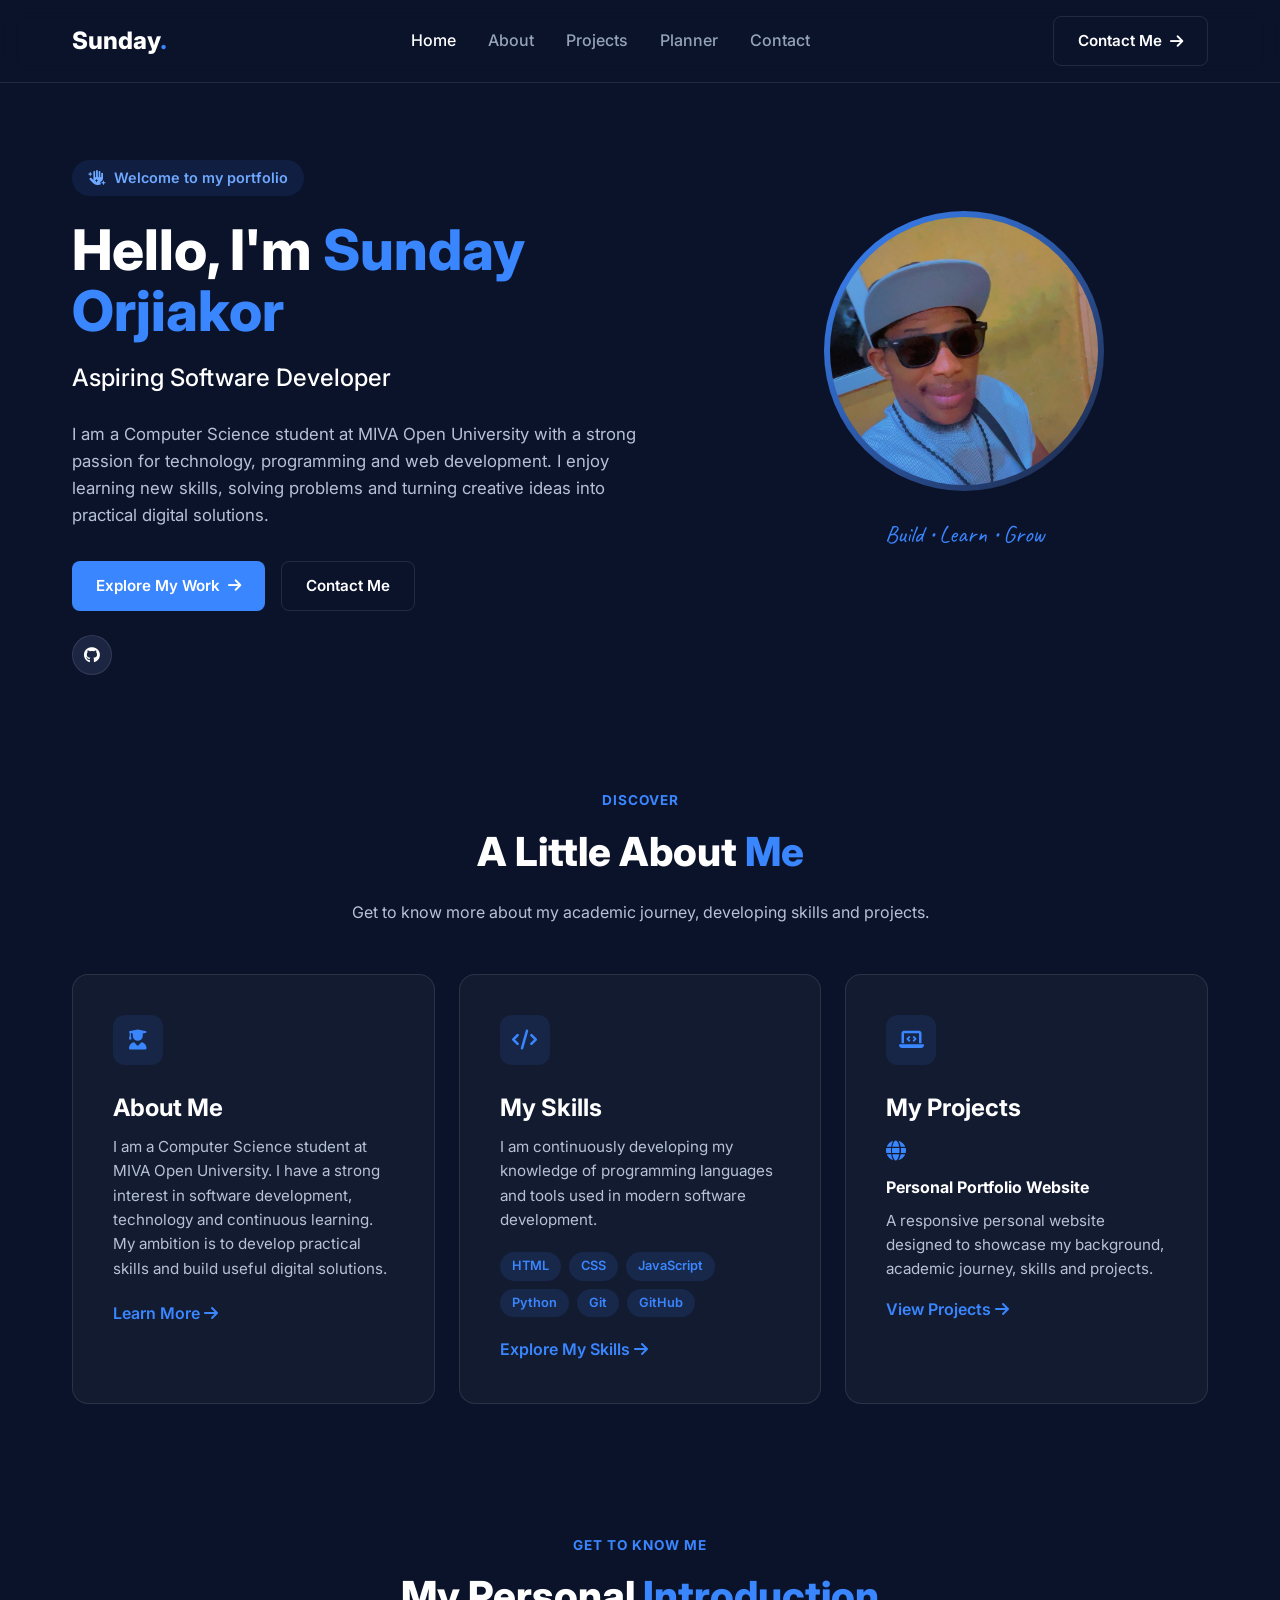
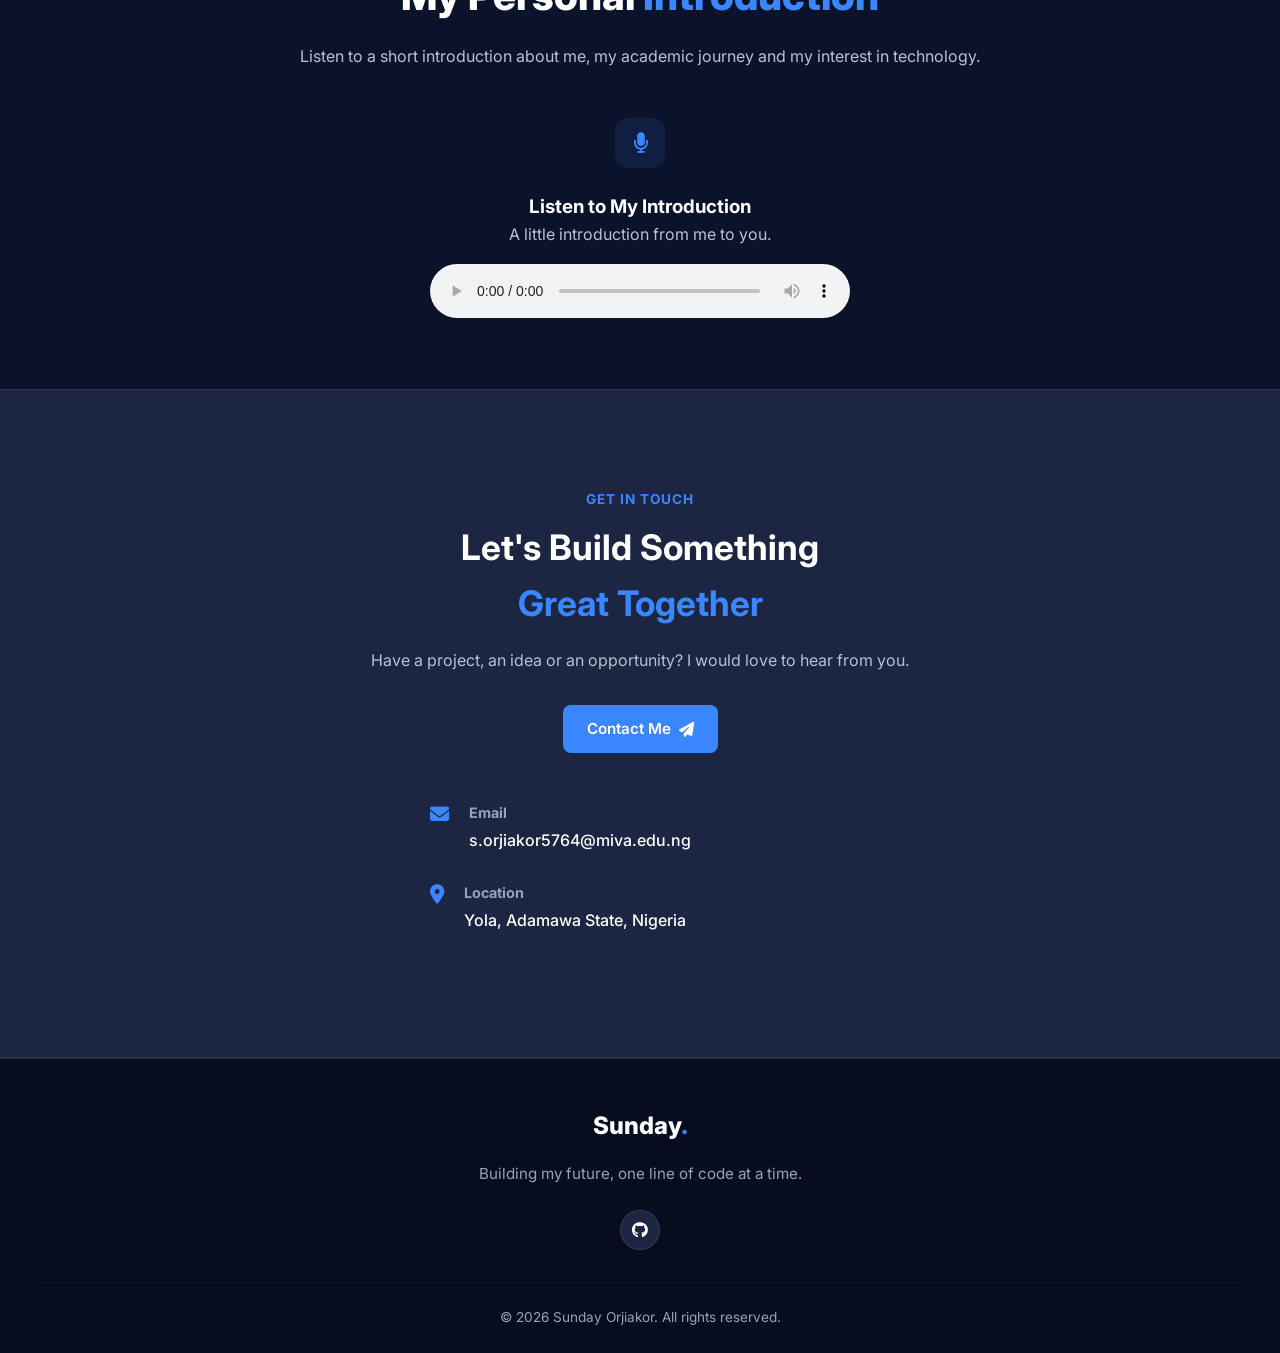
<file: index.html>
<!DOCTYPE html>
<html lang="en">

<head>
    <meta charset="UTF-8">
    <meta name="viewport" content="width=device-width, initial-scale=1.0">
    <meta name="description" content="Explore the personal portfolio of Sunday Orjiakor, a Computer Science student passionate about technology, programming and web development.">
    <meta name="author" content="Sunday Orjiakor">
    <title>Sunday Orjiakor | Personal Portfolio</title>

    <link rel="preconnect" href="https://fonts.googleapis.com">
    <link rel="preconnect" href="https://fonts.gstatic.com" crossorigin>
    <link href="https://fonts.googleapis.com/css2?family=Caveat:wght@400;500;600;700&family=Inter:wght@400;500;600;700;800&display=swap" rel="stylesheet">
    <link rel="stylesheet" href="https://cdnjs.cloudflare.com/ajax/libs/font-awesome/6.5.0/css/all.min.css">
    <link rel="stylesheet" href="style.css">
</head>

<body>

    <!-- NAVIGATION BAR -->
    <header class="navbar">
        <div class="nav-container">
            <a href="index.html" class="brand">Sunday<span>.</span></a>

            <nav class="nav-links" aria-label="Main navigation">
                <a href="index.html" class="active" aria-current="page">Home</a>
                <a href="about.html">About</a>
                <a href="projects.html">Projects</a>
                <a href="planner.html">Planner</a>
                <a href="contact.html">Contact</a>
            </nav>

            <a href="contact.html" class="btn btn-outline">
                Contact Me
                <i class="fas fa-arrow-right"></i>
            </a>
        </div>
    </header>

    <!-- HERO SECTION -->
    <section class="hero">
        <div class="hero-container">

            <div class="hero-content">
                <span class="welcome-tag">
                    <i class="fas fa-hand-sparkles"></i>
                    Welcome to my portfolio
                </span>

                <h1>Hello, I'm <span>Sunday Orjiakor</span></h1>

                <h2>Aspiring Software Developer</h2>

                <p class="hero-description">
                    I am a Computer Science student at MIVA Open
                    University with a strong passion for technology,
                    programming and web development.
                    I enjoy learning new skills, solving problems
                    and turning creative ideas into practical
                    digital solutions.
                </p>

                <div class="hero-buttons">
                    <a href="projects.html" class="btn btn-primary">
                        Explore My Work
                        <i class="fas fa-arrow-right"></i>
                    </a>
                    <a href="contact.html" class="btn btn-outline">Contact Me</a>
                </div>

                <div class="social-links">
                    <a href="https://github.com/ksunesky" target="_blank" rel="noopener noreferrer" aria-label="Visit my GitHub profile">
                        <i class="fab fa-github"></i>
                    </a>
                </div>
            </div>

            <div class="hero-visual">
                <div class="avatar-ring">
                    <img src="image/sunday.jpeg" alt="Portrait of Sunday Orjiakor">
                </div>
                <div class="hero-note">Build • Learn • Grow</div>
            </div>

        </div>
    </section>

    <!-- MAIN CONTENT SECTION -->
    <main class="main-section">

        <div class="section-heading">
            <span class="section-label">Discover</span>
            <h2>A Little About <span>Me</span></h2>
            <p>Get to know more about my academic journey, developing skills and projects.</p>
        </div>

        <div class="cards-grid">

            <article class="info-card">
                <div class="card-icon"><i class="fas fa-user-graduate"></i></div>
                <h3>About Me</h3>
                <p>
                    I am a Computer Science student at MIVA Open University.
                    I have a strong interest in software development,
                    technology and continuous learning.
                    My ambition is to develop practical skills and
                    build useful digital solutions.
                </p>
                <a href="about.html" class="card-link">
                    Learn More <i class="fas fa-arrow-right"></i>
                </a>
            </article>

            <article class="info-card">
                <div class="card-icon"><i class="fas fa-code"></i></div>
                <h3>My Skills</h3>
                <p>
                    I am continuously developing my knowledge of
                    programming languages and tools used in modern
                    software development.
                </p>
                <div class="skills-grid">
                    <span>HTML</span>
                    <span>CSS</span>
                    <span>JavaScript</span>
                    <span>Python</span>
                    <span>Git</span>
                    <span>GitHub</span>
                </div>
                <a href="about.html" class="card-link">
                    Explore My Skills <i class="fas fa-arrow-right"></i>
                </a>
            </article>

            <article class="info-card">
                <div class="card-icon"><i class="fas fa-laptop-code"></i></div>
                <h3>My Projects</h3>
                <div class="project-slide">
                    <div class="project-icon"><i class="fas fa-globe"></i></div>
                    <h4>Personal Portfolio Website</h4>
                    <p>
                        A responsive personal website designed
                        to showcase my background, academic
                        journey, skills and projects.
                    </p>
                    <a href="projects.html" class="card-link">
                        View Projects <i class="fas fa-arrow-right"></i>
                    </a>
                </div>
            </article>

        </div>
    </main>

    <!-- AUDIO INTRODUCTION SECTION -->
    <section class="main-section multimedia-section">

        <div class="section-heading">
            <span class="section-label">Get to Know Me</span>
            <h2>My Personal <span>Introduction</span></h2>
            <p>Listen to a short introduction about me, my academic journey and my interest in technology.</p>
        </div>

        <div class="multimedia-content">
            <div class="card-icon"><i class="fas fa-microphone"></i></div>
            <h3>Listen to My Introduction</h3>
            <p>A little introduction from me to you.</p>

            <audio controls preload="metadata">
                <source src="Media/Introduction.mp3" type="audio/mpeg">
                Your browser does not support audio playback.
            </audio>
        </div>

    </section>

    <!-- CONTACT BANNER -->
    <section class="contact-banner">

        <div class="contact-content">
            <span class="section-label">Get in Touch</span>
            <h2>Let's Build Something <span>Great Together</span></h2>
            <p>Have a project, an idea or an opportunity? I would love to hear from you.</p>
            <a href="contact.html" class="btn btn-primary">
                Contact Me
                <i class="fas fa-paper-plane"></i>
            </a>
        </div>

        <div class="contact-details">
            <div class="contact-item">
                <i class="fas fa-envelope"></i>
                <div>
                    <h4>Email</h4>
                    <a href="mailto:s.orjiakor5764@miva.edu.ng">s.orjiakor5764@miva.edu.ng</a>
                </div>
            </div>

            <div class="contact-item">
                <i class="fas fa-map-marker-alt"></i>
                <div>
                    <h4>Location</h4>
                    <p>Yola, Adamawa State, Nigeria</p>
                </div>
            </div>
        </div>

    </section>

    <!-- FOOTER -->
    <footer class="footer">
        <div class="footer-content">
            <a href="index.html" class="brand">Sunday<span>.</span></a>
            <p>Building my future, one line of code at a time.</p>
            <div class="footer-socials">
                <a href="https://github.com/ksunesky" target="_blank" rel="noopener noreferrer" aria-label="Visit my GitHub profile">
                    <i class="fab fa-github"></i>
                </a>
            </div>
        </div>

        <div class="footer-bottom">
            <p>&copy; 2026 Sunday Orjiakor. All rights reserved.</p>
        </div>
    </footer>

    <script src="script.js"></script>

</body>
</html>
</file>
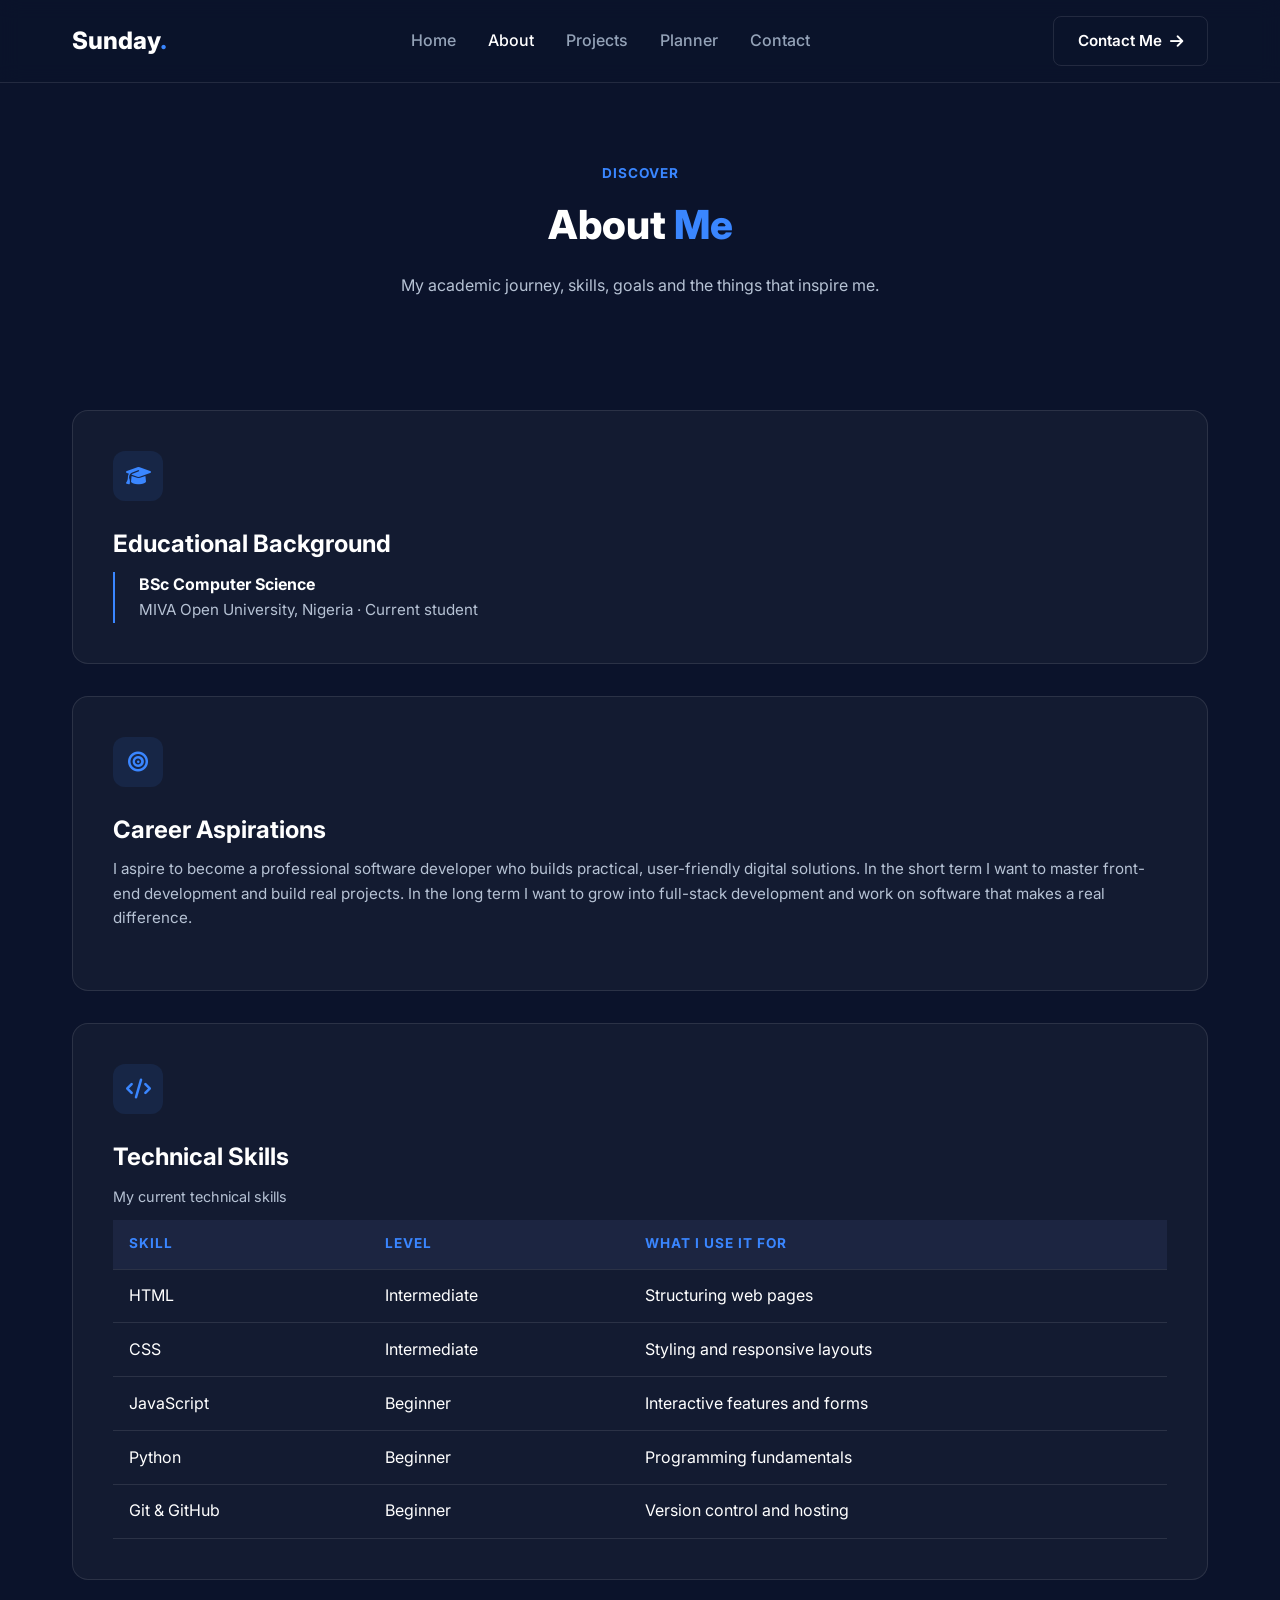
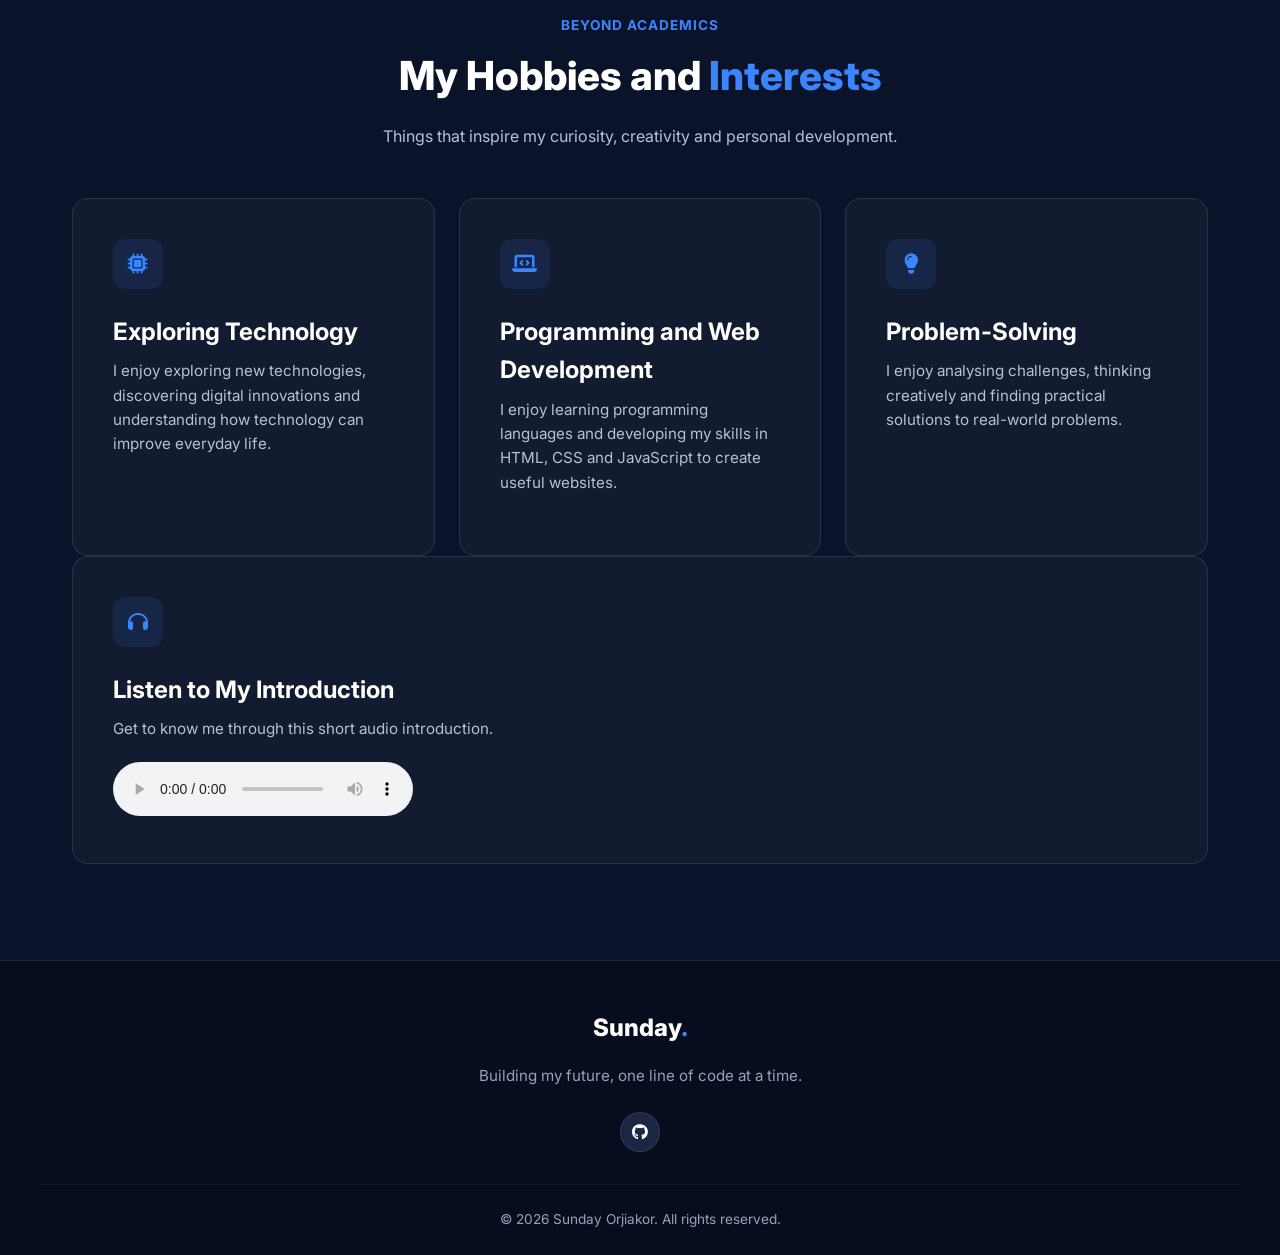
<file: about.html>
<!DOCTYPE html>
<html lang="en">
<head>
  <meta charset="UTF-8">
  <meta name="viewport" content="width=device-width, initial-scale=1.0">
  <meta name="description" content="Learn about Sunday Orjiakor: education, career aspirations, technical skills, hobbies and interests.">
  <title>About Me | Sunday Orjiakor</title>

  <link rel="preconnect" href="https://fonts.googleapis.com">
  <link rel="preconnect" href="https://fonts.gstatic.com" crossorigin>
  <link href="https://fonts.googleapis.com/css2?family=Caveat:wght@400;500;600;700&family=Inter:wght@400;500;600;700;800&display=swap" rel="stylesheet">
  <link rel="stylesheet" href="https://cdnjs.cloudflare.com/ajax/libs/font-awesome/6.5.0/css/all.min.css">
  <link rel="stylesheet" href="style.css">
</head>
<body>

  <!-- NAVIGATION BAR -->
  <header class="navbar">
    <div class="nav-container">
      <a href="index.html" class="brand">Sunday<span>.</span></a>
      <nav class="nav-links">
        <a href="index.html">Home</a>
        <a href="about.html" class="active">About</a>
        <a href="projects.html">Projects</a>
        <a href="planner.html">Planner</a>
        <a href="contact.html">Contact</a>
      </nav>
      <a href="contact.html" class="btn btn-outline">
        Contact Me <i class="fas fa-arrow-right"></i>
      </a>
    </div>
  </header>

  <!-- INTRO HEADING -->
  <section class="hero about-hero">
    <div class="section-heading">
      <span class="section-label">Discover</span>
      <h1>About <span>Me</span></h1>
      <p>My academic journey, skills, goals and the things that inspire me.</p>
    </div>
  </section>

  <main class="main-section">

    <!-- EDUCATIONAL BACKGROUND -->
    <section class="info-card about-card">
      <div class="card-icon"><i class="fas fa-graduation-cap"></i></div>
      <h3>Educational Background</h3>
      <ul class="timeline">
        <li>
          <strong>BSc Computer Science</strong>
          <span>MIVA Open University, Nigeria &middot; Current student</span>
        </li>
      </ul>
    </section>

    <!-- CAREER ASPIRATIONS -->
    <section class="info-card about-card">
      <div class="card-icon"><i class="fas fa-bullseye"></i></div>
      <h3>Career Aspirations</h3>
      <p>
        I aspire to become a professional software developer who builds
        practical, user-friendly digital solutions. In the short term I want
        to master front-end development and build real projects. In the long
        term I want to grow into full-stack development and work on software
        that makes a real difference.
      </p>
    </section>

    <!-- TECHNICAL SKILLS (TABLE) -->
    <section class="info-card about-card">
      <div class="card-icon"><i class="fas fa-code"></i></div>
      <h3>Technical Skills</h3>
      <div class="table-wrap">
        <table class="skills-table">
          <caption>My current technical skills</caption>
          <thead>
            <tr>
              <th scope="col">Skill</th>
              <th scope="col">Level</th>
              <th scope="col">What I use it for</th>
            </tr>
          </thead>
          <tbody>
            <tr><td>HTML</td><td>Intermediate</td><td>Structuring web pages</td></tr>
            <tr><td>CSS</td><td>Intermediate</td><td>Styling and responsive layouts</td></tr>
            <tr><td>JavaScript</td><td>Beginner</td><td>Interactive features and forms</td></tr>
            <tr><td>Python</td><td>Beginner</td><td>Programming fundamentals</td></tr>
            <tr><td>Git &amp; GitHub</td><td>Beginner</td><td>Version control and hosting</td></tr>
          </tbody>
        </table>
      </div>
    </section>

    <!-- HOBBIES AND INTERESTS -->
    <div class="section-heading">
      <span class="section-label">Beyond Academics</span>
      <h2>My Hobbies and <span>Interests</span></h2>
      <p>Things that inspire my curiosity, creativity and personal development.</p>
    </div>

    <div class="cards-grid">
      <article class="info-card">
        <div class="card-icon"><i class="fas fa-microchip"></i></div>
        <h3>Exploring Technology</h3>
        <p>I enjoy exploring new technologies, discovering digital innovations and understanding how technology can improve everyday life.</p>
      </article>

      <article class="info-card">
        <div class="card-icon"><i class="fas fa-laptop-code"></i></div>
        <h3>Programming and Web Development</h3>
        <p>I enjoy learning programming languages and developing my skills in HTML, CSS and JavaScript to create useful websites.</p>
      </article>

      <article class="info-card">
        <div class="card-icon"><i class="fas fa-lightbulb"></i></div>
        <h3>Problem-Solving</h3>
        <p>I enjoy analysing challenges, thinking creatively and finding practical solutions to real-world problems.</p>
      </article>
    </div>

    <!-- AUDIO INTRODUCTION -->
    <section class="info-card about-card audio-section">
      <div class="card-icon"><i class="fas fa-headphones"></i></div>
      <h3>Listen to My Introduction</h3>
      <p>Get to know me through this short audio introduction.</p>

      <audio controls>
        <source src="Media/Introduction.mp3" type="audio/mpeg">
        Your browser does not support audio playback.
      </audio>
    </section>

  </main>

  <!-- FOOTER -->
  <footer class="footer">
    <div class="footer-content">
      <a href="index.html" class="brand">Sunday<span>.</span></a>
      <p>Building my future, one line of code at a time.</p>
      <div class="footer-socials">
        <a href="https://github.com/ksunesky" target="_blank" rel="noopener" aria-label="GitHub"><i class="fab fa-github"></i></a>
      </div>
    </div>
    <div class="footer-bottom">
      <p>&copy; 2026 Sunday Orjiakor. All rights reserved.</p>
    </div>
  </footer>

  <script src="script.js"></script>
</body>
</html>
</file>
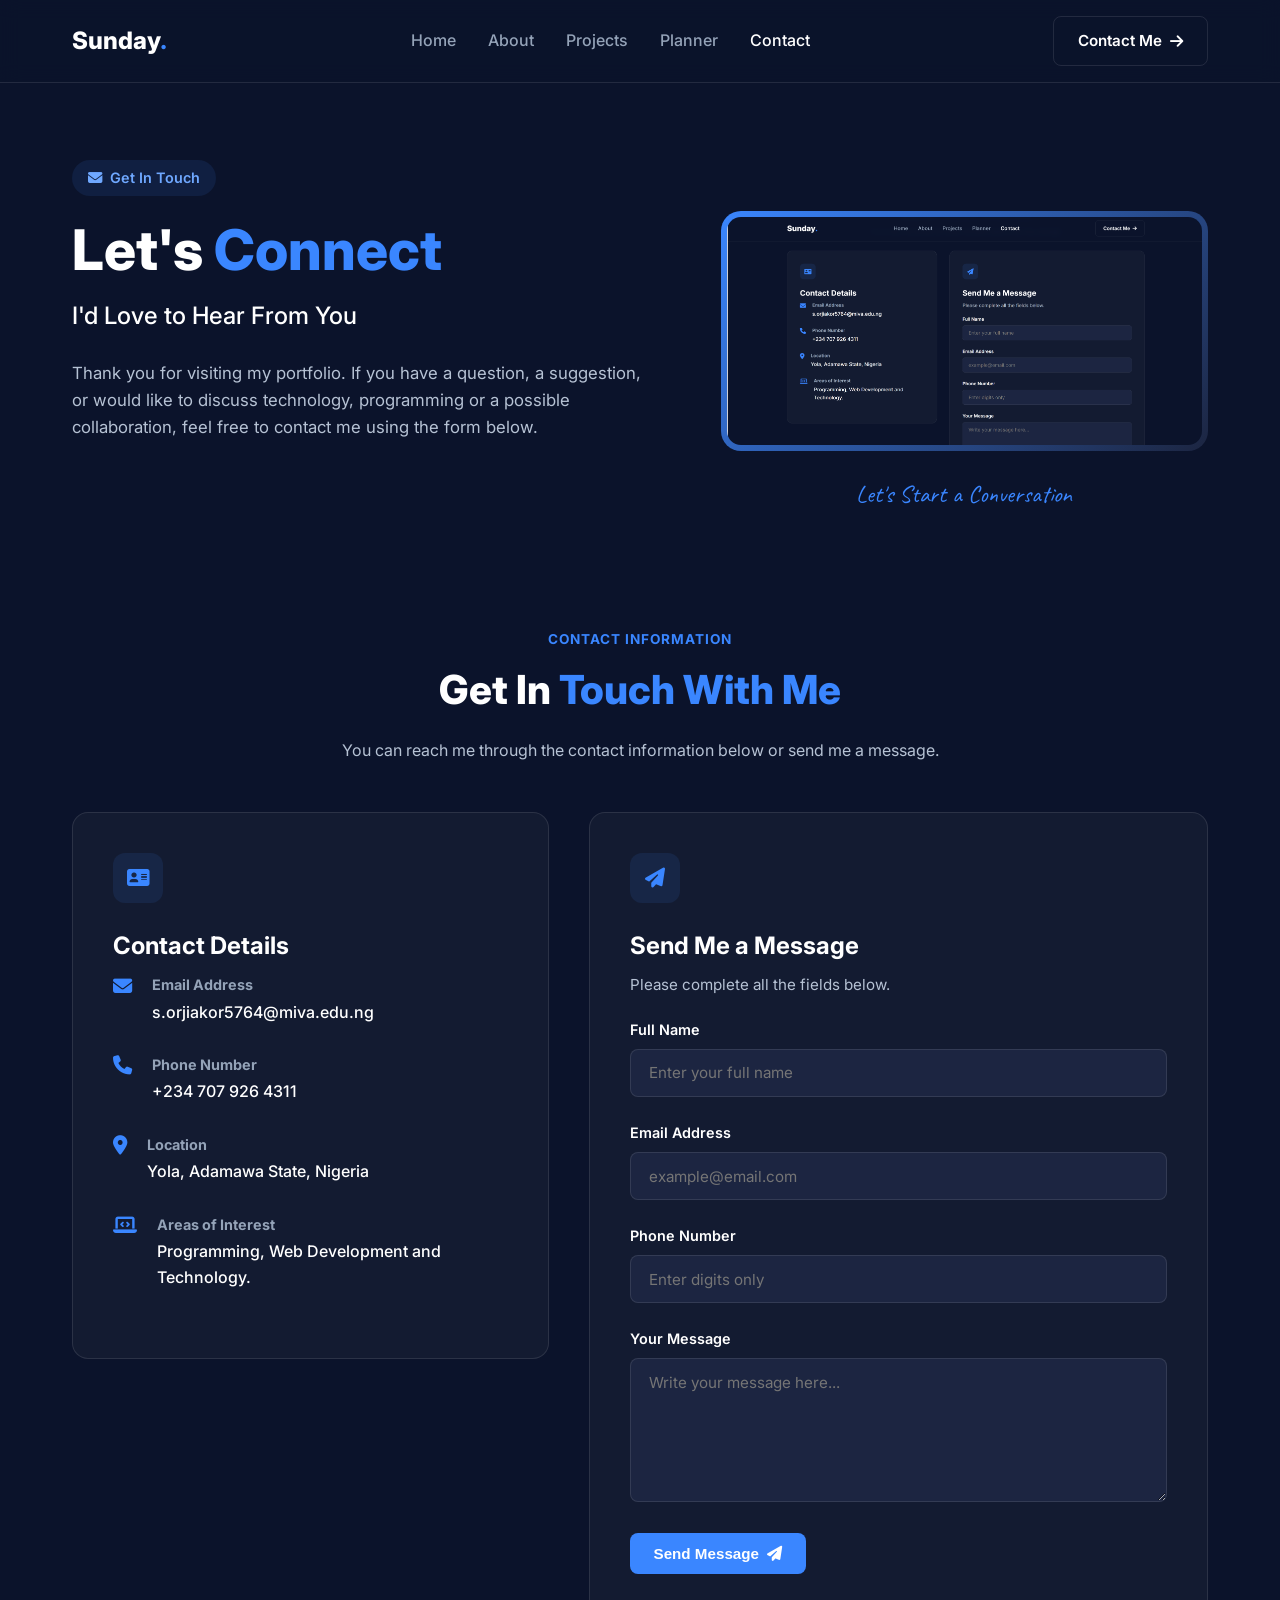
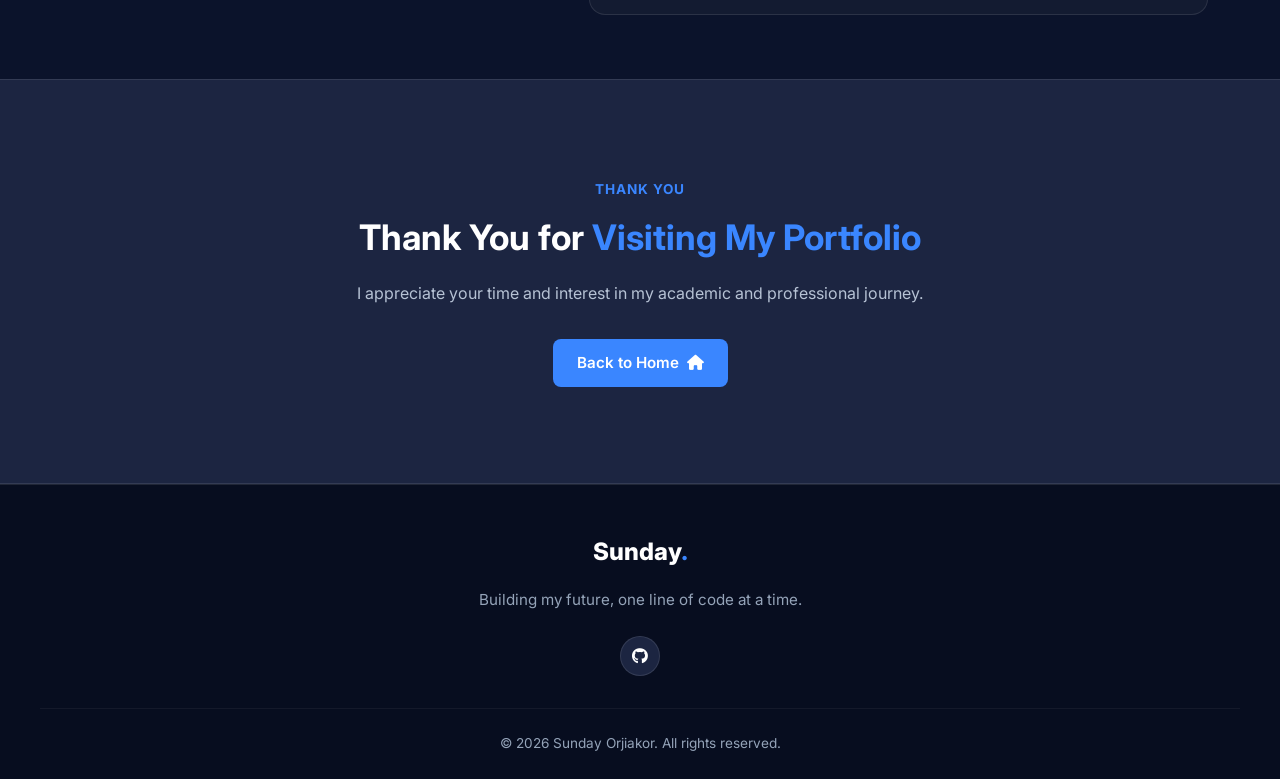
<file: contact.html>
<!DOCTYPE html>
<html lang="en">

<head>
    <meta charset="UTF-8">
    <meta name="viewport" content="width=device-width, initial-scale=1.0">
    <meta name="description" content="Contact Sunday Orjiakor through his personal portfolio website.">
    <title>Contact Me | Sunday Orjiakor</title>

    <link rel="preconnect" href="https://fonts.googleapis.com">
    <link rel="preconnect" href="https://fonts.gstatic.com" crossorigin>
    <link href="https://fonts.googleapis.com/css2?family=Caveat:wght@400;500;600;700&family=Inter:wght@400;500;600;700;800&display=swap" rel="stylesheet">
    <link rel="stylesheet" href="https://cdnjs.cloudflare.com/ajax/libs/font-awesome/6.5.0/css/all.min.css">
    <link rel="stylesheet" href="style.css">
</head>

<body>

    <!-- NAVIGATION BAR -->
    <header class="navbar">
        <div class="nav-container">
            <a href="index.html" class="brand">Sunday<span>.</span></a>

            <nav class="nav-links" aria-label="Main navigation">
                <a href="index.html">Home</a>
                <a href="about.html">About</a>
                <a href="projects.html">Projects</a>
                <a href="planner.html">Planner</a>
                <a href="contact.html" class="active" aria-current="page">Contact</a>
            </nav>

            <a href="contact.html" class="btn btn-outline">
                Contact Me
                <i class="fas fa-arrow-right"></i>
            </a>
        </div>
    </header>

    <!-- CONTACT HERO SECTION -->
    <section class="hero">
        <div class="hero-container">

            <div class="hero-content">
                <span class="welcome-tag">
                    <i class="fas fa-envelope"></i>
                    Get In Touch
                </span>

                <h1>Let's <span>Connect</span></h1>

                <h2>I'd Love to Hear From You</h2>

                <p class="hero-description">
                    Thank you for visiting my portfolio.
                    If you have a question, a suggestion,
                    or would like to discuss technology,
                    programming or a possible collaboration,
                    feel free to contact me using the form below.
                </p>
            </div>

            <div class="hero-visual">
                <div class="avatar-ring frame-rect">
                    <img src="image/Contact.png" alt="Envelope with a paper plane illustration">
                </div>
                <div class="hero-note">Let's Start a Conversation</div>
            </div>

        </div>
    </section>

    <!-- CONTACT INFORMATION AND FORM -->
    <main class="main-section">

        <div class="section-heading">
            <span class="section-label">Contact Information</span>
            <h2>Get In <span>Touch With Me</span></h2>
            <p>You can reach me through the contact information below or send me a message.</p>
        </div>

        <div class="contact-layout">

            <!-- CONTACT DETAILS -->
            <section class="info-card contact-details">
                <div class="card-icon"><i class="fas fa-address-card"></i></div>
                <h3>Contact Details</h3>

                <div class="contact-item">
                    <i class="fas fa-envelope"></i>
                    <div>
                        <h4>Email Address</h4>
                        <a href="mailto:s.orjiakor5764@miva.edu.ng">s.orjiakor5764@miva.edu.ng</a>
                    </div>
                </div>

                <div class="contact-item">
                    <i class="fas fa-phone"></i>
                    <div>
                        <h4>Phone Number</h4>
                        <a href="tel:+2347079264311">+234 707 926 4311</a>
                    </div>
                </div>

                <div class="contact-item">
                    <i class="fas fa-location-dot"></i>
                    <div>
                        <h4>Location</h4>
                        <p>Yola, Adamawa State, Nigeria</p>
                    </div>
                </div>

                <div class="contact-item">
                    <i class="fas fa-laptop-code"></i>
                    <div>
                        <h4>Areas of Interest</h4>
                        <p>Programming, Web Development and Technology.</p>
                    </div>
                </div>
            </section>

            <!-- CONTACT FORM -->
            <section class="info-card contact-form-card">
                <div class="card-icon"><i class="fas fa-paper-plane"></i></div>
                <h3>Send Me a Message</h3>
                <p>Please complete all the fields below.</p>

                <form id="contactForm" novalidate>

                    <div class="form-group">
                        <label for="name">Full Name</label>
                        <input type="text" id="name" name="name" placeholder="Enter your full name" autocomplete="name" required>
                        <small class="error-message" id="nameError"></small>
                    </div>

                    <div class="form-group">
                        <label for="email">Email Address</label>
                        <input type="email" id="email" name="email" placeholder="example@email.com" autocomplete="email" required>
                        <small class="error-message" id="emailError"></small>
                    </div>

                    <div class="form-group">
                        <label for="phone">Phone Number</label>
                        <input type="tel" id="phone" name="phone" placeholder="Enter digits only" inputmode="numeric" autocomplete="tel" required>
                        <small class="error-message" id="phoneError"></small>
                    </div>

                    <div class="form-group">
                        <label for="message">Your Message</label>
                        <textarea id="message" name="message" rows="6" placeholder="Write your message here..." required></textarea>
                        <small class="error-message" id="messageError"></small>
                    </div>

                    <p id="formFeedback" class="form-feedback" aria-live="polite"></p>

                    <button type="submit" class="btn btn-primary">
                        Send Message
                        <i class="fas fa-paper-plane"></i>
                    </button>

                </form>
            </section>

        </div>
    </main>

    <!-- CONTACT BANNER -->
    <section class="contact-banner">
        <div class="contact-content">
            <span class="section-label">Thank You</span>
            <h2>Thank You for <span>Visiting My Portfolio</span></h2>
            <p>I appreciate your time and interest in my academic and professional journey.</p>
            <a href="index.html" class="btn btn-primary">
                Back to Home
                <i class="fas fa-home"></i>
            </a>
        </div>
    </section>

    <!-- FOOTER -->
    <footer class="footer">
        <div class="footer-content">
            <a href="index.html" class="brand">Sunday<span>.</span></a>
            <p>Building my future, one line of code at a time.</p>
            <div class="footer-socials">
                <a href="https://github.com/ksunesky" target="_blank" rel="noopener noreferrer" aria-label="Visit my GitHub profile">
                    <i class="fab fa-github"></i>
                </a>
            </div>
        </div>

        <div class="footer-bottom">
            <p>&copy; 2026 Sunday Orjiakor. All rights reserved.</p>
        </div>
    </footer>

    <script src="script.js"></script>

</body>
</html>
</file>
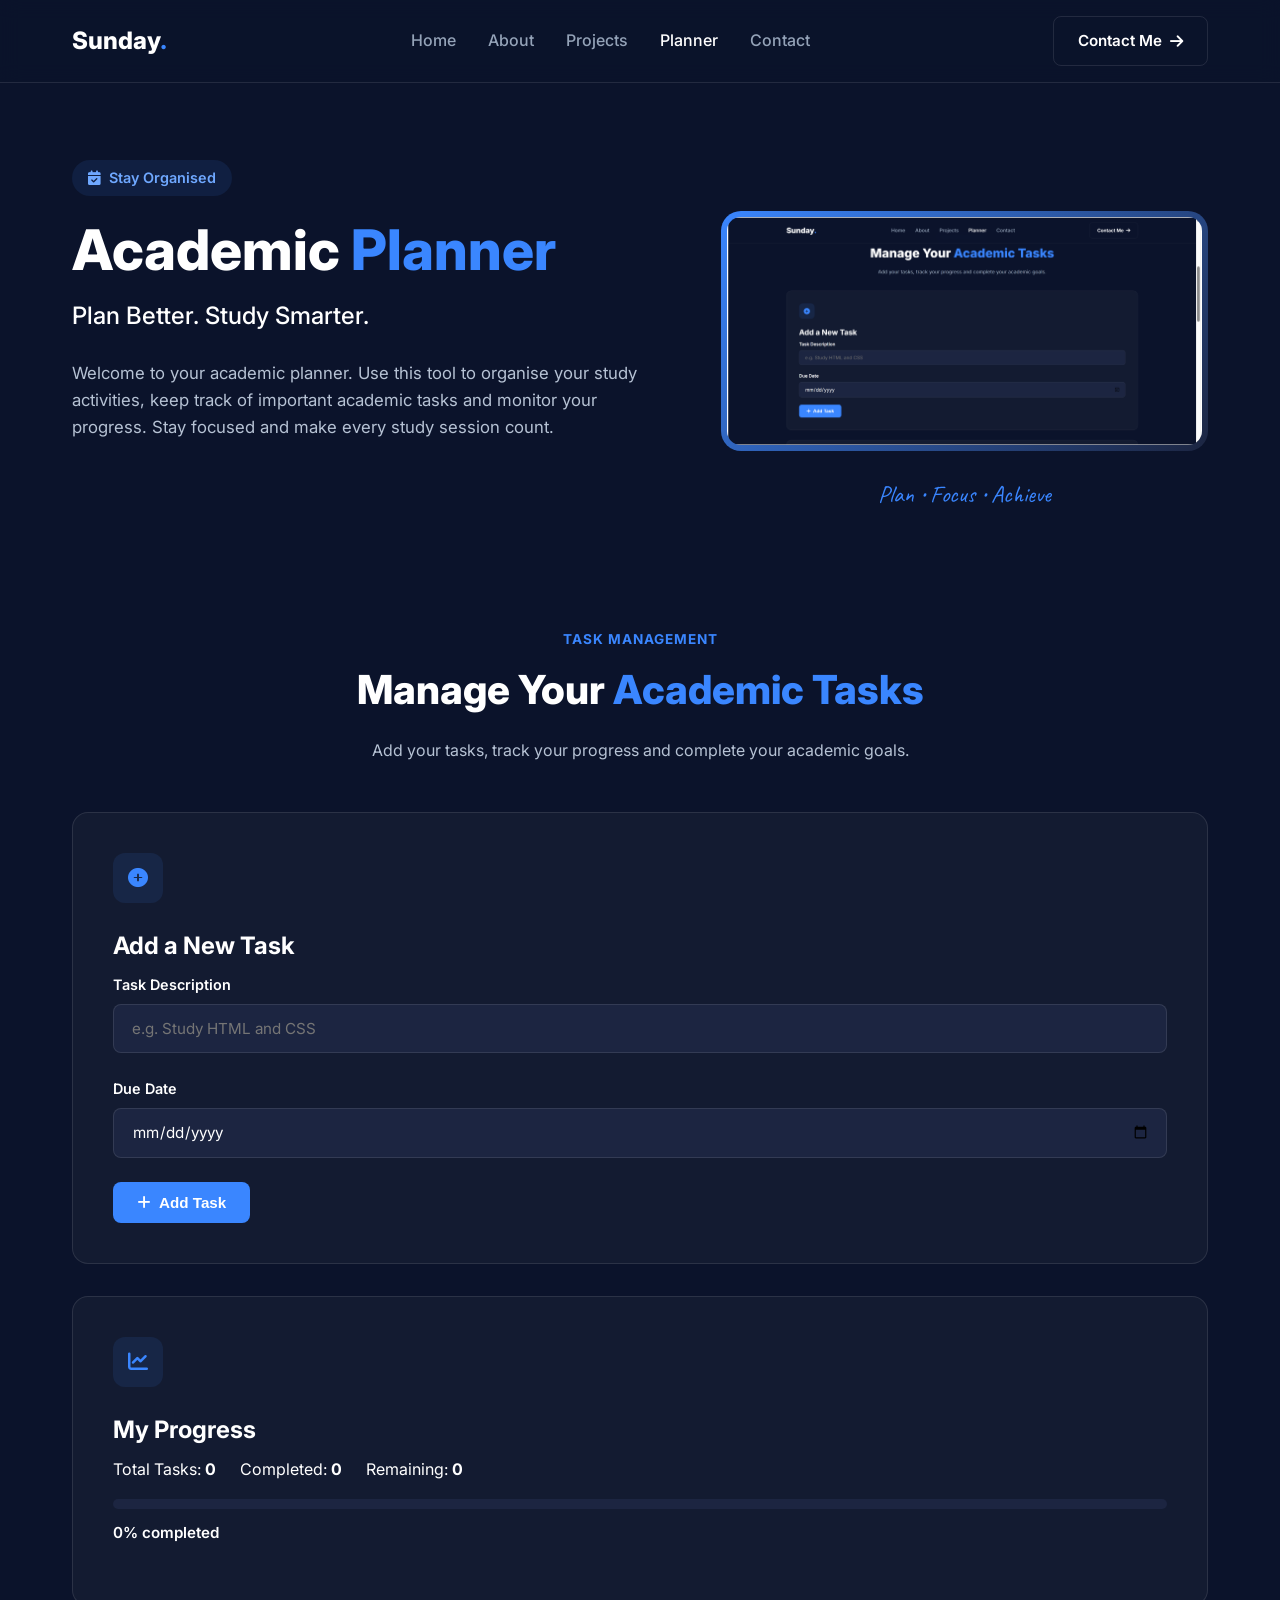
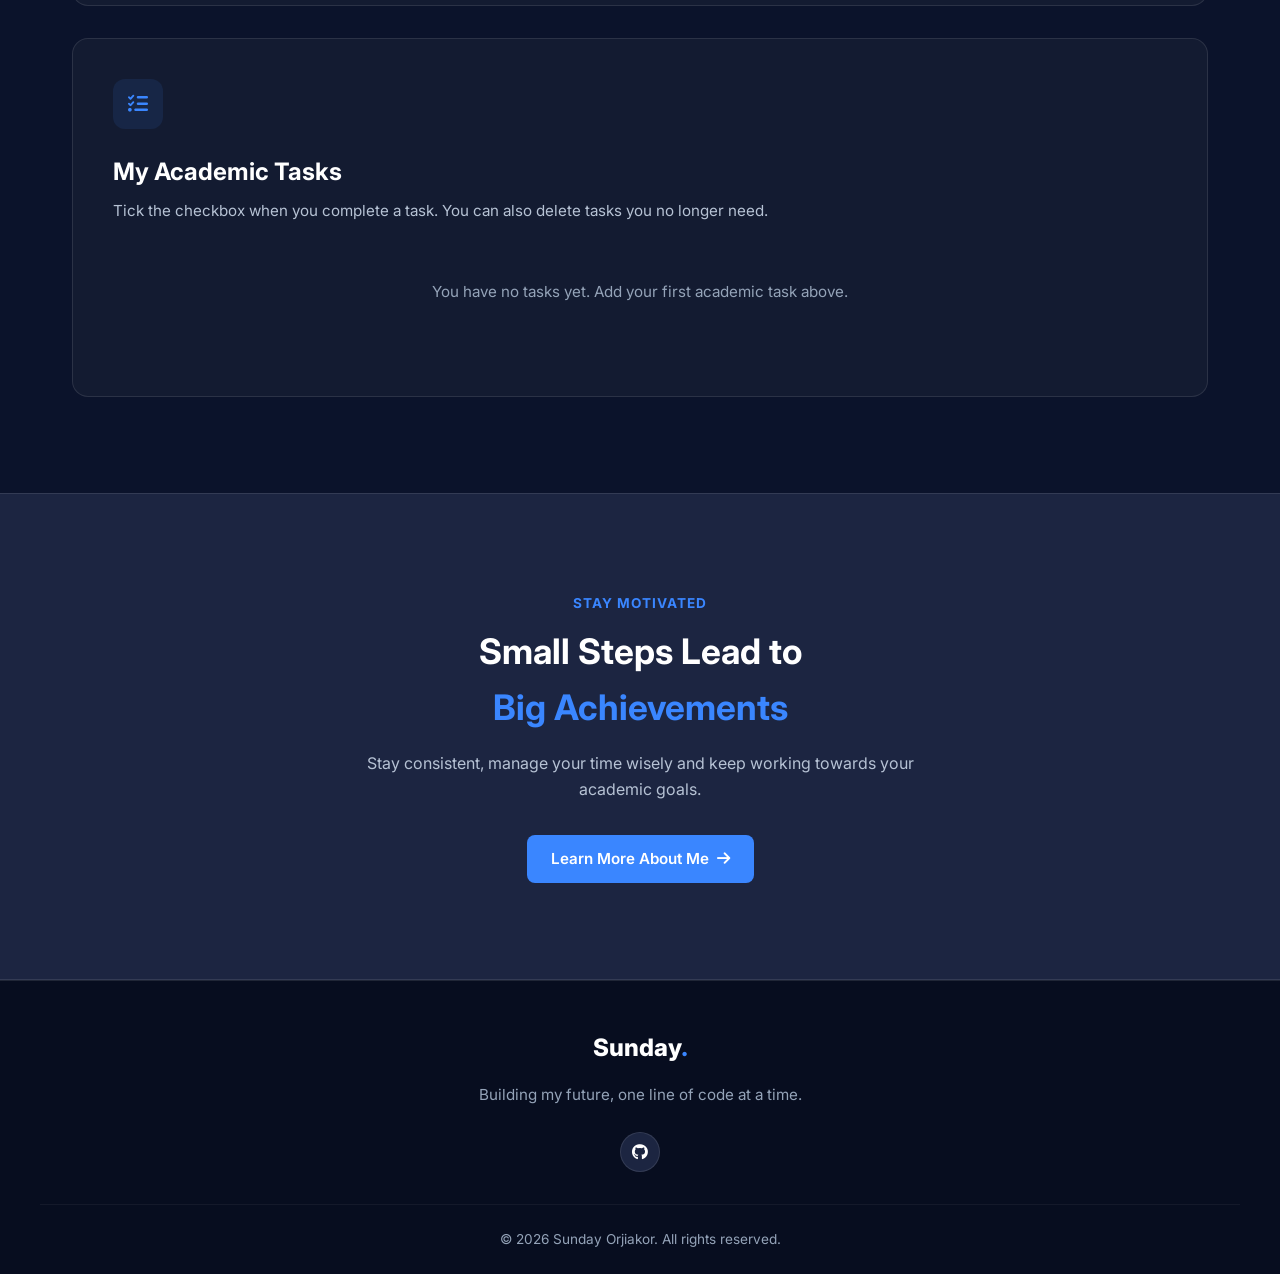
<file: planner.html>
<!DOCTYPE html>
<html lang="en">

<head>
    <meta charset="UTF-8">
    <meta name="viewport" content="width=device-width, initial-scale=1.0">
    <meta name="description" content="An interactive academic planner for organising study activities and academic tasks.">
    <title>Academic Planner | Sunday Orjiakor</title>

    <link rel="preconnect" href="https://fonts.googleapis.com">
    <link rel="preconnect" href="https://fonts.gstatic.com" crossorigin>
    <link href="https://fonts.googleapis.com/css2?family=Caveat:wght@400;500;600;700&family=Inter:wght@400;500;600;700;800&display=swap" rel="stylesheet">
    <link rel="stylesheet" href="https://cdnjs.cloudflare.com/ajax/libs/font-awesome/6.5.0/css/all.min.css">
    <link rel="stylesheet" href="style.css">
</head>

<body>

    <!-- NAVIGATION BAR -->
    <header class="navbar">
        <div class="nav-container">
            <a href="index.html" class="brand">Sunday<span>.</span></a>

            <nav class="nav-links" aria-label="Main navigation">
                <a href="index.html">Home</a>
                <a href="about.html">About</a>
                <a href="projects.html">Projects</a>
                <a href="planner.html" class="active" aria-current="page">Planner</a>
                <a href="contact.html">Contact</a>
            </nav>

            <a href="contact.html" class="btn btn-outline">
                Contact Me
                <i class="fas fa-arrow-right"></i>
            </a>
        </div>
    </header>

    <!-- PLANNER HERO SECTION -->
    <section class="hero">
        <div class="hero-container">

            <div class="hero-content">
                <span class="welcome-tag">
                    <i class="fas fa-calendar-check"></i>
                    Stay Organised
                </span>

                <h1>Academic <span>Planner</span></h1>

                <h2>Plan Better. Study Smarter.</h2>

                <p class="hero-description">
                    Welcome to your academic planner. Use this
                    tool to organise your study activities,
                    keep track of important academic tasks
                    and monitor your progress.
                    Stay focused and make every study session count.
                </p>
            </div>

            <div class="hero-visual">
                <div class="avatar-ring frame-rect">
                    <img src="image/Planner.png" alt="Academic planner illustration">
                </div>
                <div class="hero-note">Plan • Focus • Achieve</div>
            </div>

        </div>
    </section>

    <!-- ACADEMIC TASK MANAGER -->
    <main class="main-section">

        <div class="section-heading">
            <span class="section-label">Task Management</span>
            <h2>Manage Your <span>Academic Tasks</span></h2>
            <p>Add your tasks, track your progress and complete your academic goals.</p>
        </div>

        <!-- TASK INPUT CARD -->
        <section class="info-card planner-card">
            <div class="card-icon"><i class="fas fa-plus-circle"></i></div>
            <h3>Add a New Task</h3>

            <form id="taskForm">
                <div class="form-group">
                    <label for="taskInput">Task Description</label>
                    <input type="text" id="taskInput" name="task" placeholder="e.g. Study HTML and CSS" required>
                </div>

                <div class="form-group">
                    <label for="taskDate">Due Date</label>
                    <input type="date" id="taskDate" name="dueDate">
                </div>

                <button type="submit" class="btn btn-primary">
                    <i class="fas fa-plus"></i>
                    Add Task
                </button>
            </form>
        </section>

        <!-- TASK PROGRESS -->
        <section class="info-card planner-card">
            <div class="card-icon"><i class="fas fa-chart-line"></i></div>
            <h3>My Progress</h3>

            <div class="progress-details">
                <p>Total Tasks: <strong id="totalTasks">0</strong></p>
                <p>Completed: <strong id="completedTasks">0</strong></p>
                <p>Remaining: <strong id="remainingTasks">0</strong></p>
            </div>

            <div class="progress-track">
                <div class="progress-bar" id="progressBar"></div>
            </div>

            <p id="progressText">0% completed</p>
        </section>

        <!-- TASK LIST -->
        <section class="info-card planner-card">
            <div class="card-icon"><i class="fas fa-list-check"></i></div>
            <h3>My Academic Tasks</h3>

            <p>
                Tick the checkbox when you complete a task.
                You can also delete tasks you no longer need.
            </p>

            <ul id="taskList" class="task-list">
                <!-- JavaScript will display tasks here. -->
            </ul>

            <p id="emptyMessage">
                You have no tasks yet. Add your first academic task above.
            </p>
        </section>

    </main>

    <!-- STUDY MOTIVATION SECTION -->
    <section class="contact-banner">
        <div class="contact-content">
            <span class="section-label">Stay Motivated</span>
            <h2>Small Steps Lead to <span>Big Achievements</span></h2>
            <p>Stay consistent, manage your time wisely and keep working towards your academic goals.</p>
            <a href="about.html" class="btn btn-primary">
                Learn More About Me
                <i class="fas fa-arrow-right"></i>
            </a>
        </div>
    </section>

    <!-- FOOTER -->
    <footer class="footer">
        <div class="footer-content">
            <a href="index.html" class="brand">Sunday<span>.</span></a>
            <p>Building my future, one line of code at a time.</p>
            <div class="footer-socials">
                <a href="https://github.com/ksunesky" target="_blank" rel="noopener noreferrer" aria-label="Visit my GitHub profile">
                    <i class="fab fa-github"></i>
                </a>
            </div>
        </div>

        <div class="footer-bottom">
            <p>&copy; 2026 Sunday Orjiakor. All rights reserved.</p>
        </div>
    </footer>

    <script src="script.js"></script>

</body>
</html>
</file>
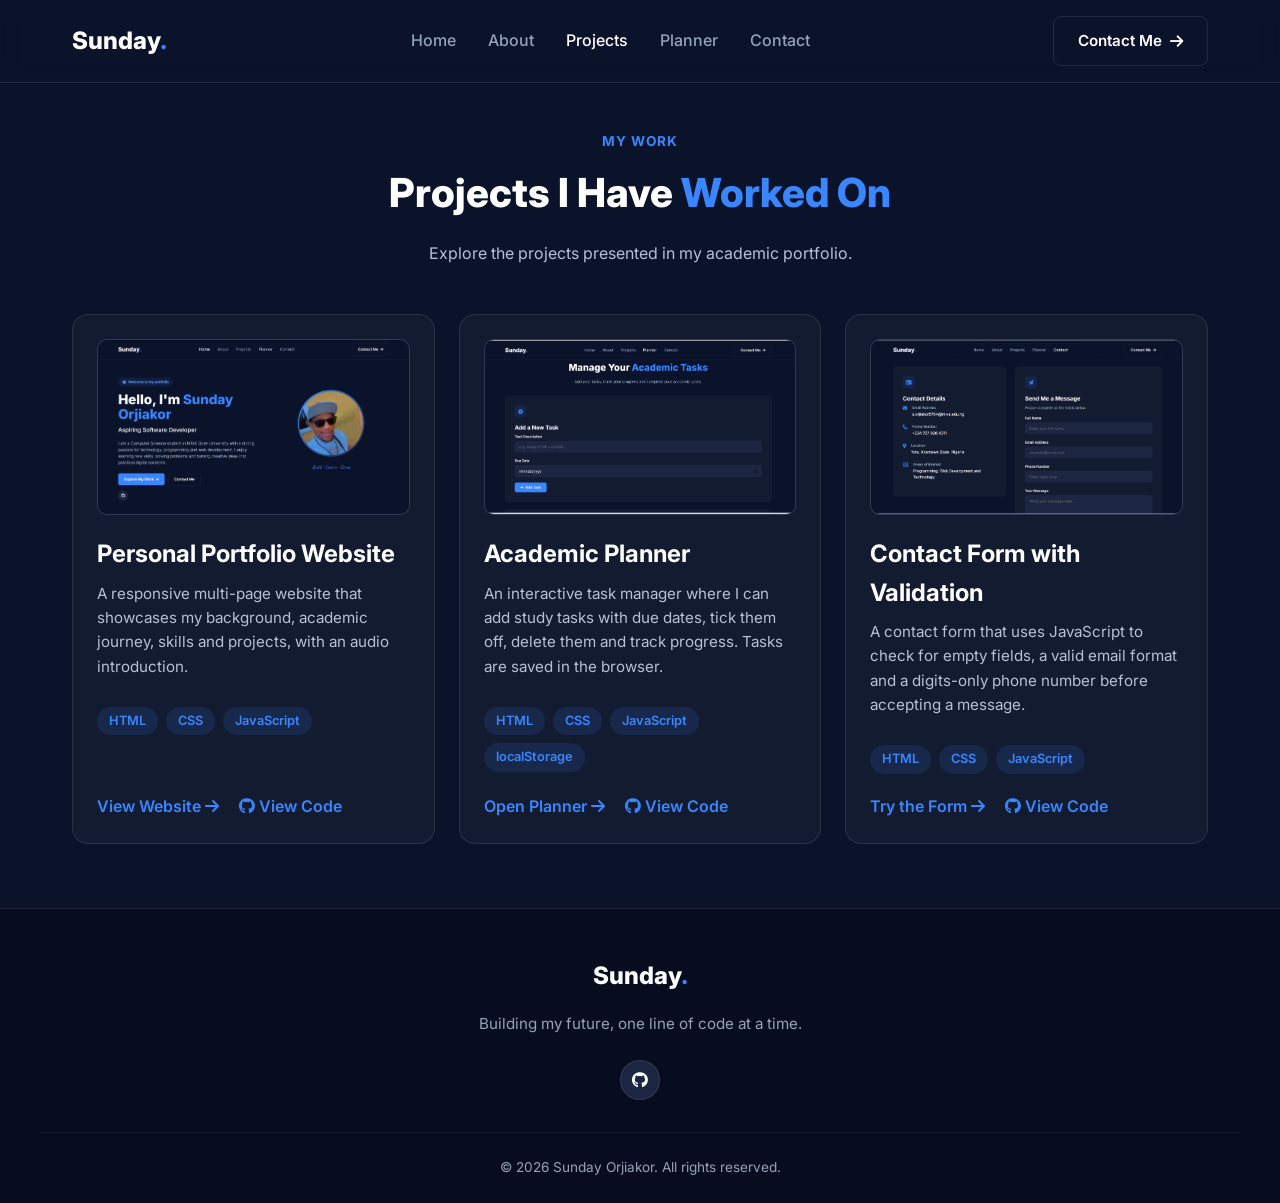
<file: projects.html>
<!DOCTYPE html>
<html lang="en">
<head>
  <meta charset="UTF-8">
  <meta name="viewport" content="width=device-width, initial-scale=1.0">
  <meta name="description" content="Projects by Sunday Orjiakor: a responsive portfolio website, an academic planner and a validated contact form.">
  <title>My Projects | Sunday Orjiakor</title>

  <link rel="preconnect" href="https://fonts.googleapis.com">
  <link rel="preconnect" href="https://fonts.gstatic.com" crossorigin>
  <link href="https://fonts.googleapis.com/css2?family=Caveat:wght@400;500;600;700&family=Inter:wght@400;500;600;700;800&display=swap" rel="stylesheet">
  <link rel="stylesheet" href="https://cdnjs.cloudflare.com/ajax/libs/font-awesome/6.5.0/css/all.min.css">
  <link rel="stylesheet" href="style.css">
</head>
<body>

  <!-- NAVIGATION BAR -->
  <header class="navbar">
    <div class="nav-container">
      <a href="index.html" class="brand">Sunday<span>.</span></a>
      <nav class="nav-links">
        <a href="index.html">Home</a>
        <a href="about.html">About</a>
        <a href="projects.html" class="active">Projects</a>
        <a href="planner.html">Planner</a>
        <a href="contact.html">Contact</a>
      </nav>
      <a href="contact.html" class="btn btn-outline">
        Contact Me <i class="fas fa-arrow-right"></i>
      </a>
    </div>
  </header>

  <!-- MAIN CONTENT -->
  <main class="main-section projects-main">
    <div class="section-heading">
      <span class="section-label">My Work</span>
      <h1>Projects I Have <span>Worked On</span></h1>
      <p>Explore the projects presented in my academic portfolio.</p>
    </div>

    <div class="cards-grid">

      <!-- Project 1 -->
      <article class="info-card project-card">
        <img class="project-img"
             src="image/Project.jpeg"
             alt="Screenshot of the personal portfolio website homepage">
        <h3>Personal Portfolio Website</h3>
        <p>A responsive multi-page website that showcases my background, academic journey, skills and projects, with an audio introduction.</p>
        <ul class="tech-list">
          <li>HTML</li>
          <li>CSS</li>
          <li>JavaScript</li>
        </ul>
        <div class="project-links">
          <a href="index.html" class="card-link">View Website <i class="fas fa-arrow-right"></i></a>
          <a href="https://github.com/ksunesky/Sunday-portfolio" target="_blank" rel="noopener" class="card-link">
            <i class="fab fa-github"></i> View Code
          </a>
        </div>
      </article>

      <!-- Project 2 -->
      <article class="info-card project-card">
        <img class="project-img"
             src="image/Planner.png"
             alt="Screenshot of the academic planner with task list and progress bar">
        <h3>Academic Planner</h3>
        <p>An interactive task manager where I can add study tasks with due dates, tick them off, delete them and track progress. Tasks are saved in the browser.</p>
        <ul class="tech-list">
          <li>HTML</li>
          <li>CSS</li>
          <li>JavaScript</li>
          <li>localStorage</li>
        </ul>
        <div class="project-links">
          <a href="planner.html" class="card-link">Open Planner <i class="fas fa-arrow-right"></i></a>
          <a href="https://github.com/ksunesky/Sunday-portfolio" target="_blank" rel="noopener" class="card-link">
            <i class="fab fa-github"></i> View Code
          </a>
        </div>
      </article>

      <!-- Project 3 -->
      <article class="info-card project-card">
        <img class="project-img"
             src="image/Contact.png"
             alt="Screenshot of the contact form with validation messages">
        <h3>Contact Form with Validation</h3>
        <p>A contact form that uses JavaScript to check for empty fields, a valid email format and a digits-only phone number before accepting a message.</p>
        <ul class="tech-list">
          <li>HTML</li>
          <li>CSS</li>
          <li>JavaScript</li>
        </ul>
        <div class="project-links">
          <a href="contact.html" class="card-link">Try the Form <i class="fas fa-arrow-right"></i></a>
          <a href="https://github.com/ksunesky/Sunday-portfolio" target="_blank" rel="noopener" class="card-link">
            <i class="fab fa-github"></i> View Code
          </a>
        </div>
      </article>

    </div>
  </main>

  <!-- FOOTER -->
  <footer class="footer">
    <div class="footer-content">
      <a href="index.html" class="brand">Sunday<span>.</span></a>
      <p>Building my future, one line of code at a time.</p>
      <div class="footer-socials">
        <a href="https://github.com/ksunesky/Sunday-portfolio" target="_blank" rel="noopener" aria-label="GitHub"><i class="fab fa-github"></i></a>
      </div>
    </div>
    <div class="footer-bottom">
      <p>&copy; 2026 Sunday Orjiakor. All rights reserved.</p>
    </div>
  </footer>

  <script src="script.js"></script>
</body>
</html>
</file>
<file: style.css>
/* =========================================
   1. CSS RESET & VARIABLES
========================================= */
* {
    margin: 0;
    padding: 0;
    box-sizing: border-box;
}

:root {
    --bg-primary: #0b132b;
    --bg-secondary: #1c2541;
    --bg-card: #131b31;
    --accent-blue: #3a86ff;
    --accent-hover: #2667cc;
    --text-main: #ffffff;
    --text-muted: #94a3b8;
    --text-soft: #b6c2d4;
    --border-color: rgba(255, 255, 255, 0.1);
    --success: #2ecc71;
    --danger: #ff4d4d;
    --transition: all 0.3s ease;
}

html {
    scroll-behavior: smooth;
}

body {
    font-family: 'Inter', sans-serif;
    background-color: var(--bg-primary);
    color: var(--text-main);
    line-height: 1.6;
    overflow-x: hidden;
}

img {
    max-width: 100%;
}

/* =========================================
   2. NAVIGATION BAR
========================================= */
.navbar {
    position: fixed;
    top: 0;
    left: 0;
    width: 100%;
    background-color: rgba(11, 19, 43, 0.95);
    backdrop-filter: blur(10px);
    border-bottom: 1px solid var(--border-color);
    z-index: 1000;
}

.nav-container {
    max-width: 1200px;
    margin: 0 auto;
    padding: 1rem 2rem;
    display: flex;
    justify-content: space-between;
    align-items: center;
}

.brand {
    font-size: 1.5rem;
    font-weight: 800;
    color: var(--text-main);
    text-decoration: none;
}

.brand span {
    color: var(--accent-blue);
}

.nav-links {
    display: flex;
    gap: 2rem;
    align-items: center;
}

.nav-links a {
    color: var(--text-muted);
    text-decoration: none;
    font-weight: 500;
    transition: var(--transition);
}

.nav-links a:hover,
.nav-links a.active {
    color: var(--text-main);
}

/* =========================================
   3. BUTTONS
========================================= */
.btn {
    display: inline-flex;
    align-items: center;
    gap: 0.5rem;
    padding: 0.75rem 1.5rem;
    border-radius: 8px;
    font-weight: 600;
    text-decoration: none;
    transition: var(--transition);
    cursor: pointer;
    border: none;
    font-size: 0.95rem;
}

.btn-primary {
    background-color: var(--accent-blue);
    color: var(--text-main);
}

.btn-primary:hover {
    background-color: var(--accent-hover);
    transform: translateY(-2px);
}

.btn-outline {
    background: transparent;
    color: var(--text-main);
    border: 1px solid var(--border-color);
}

.btn-outline:hover {
    border-color: var(--accent-blue);
    background-color: rgba(58, 134, 255, 0.05);
}

/* =========================================
   4. HERO SECTION
========================================= */
.hero {
    padding: 10rem 2rem 3rem;
    max-width: 1200px;
    margin: 0 auto;
}

.hero-container {
    display: grid;
    grid-template-columns: 1.2fr 1fr;
    gap: 4rem;
    align-items: start;
}

.welcome-tag {
    display: inline-flex;
    align-items: center;
    gap: 0.5rem;
    background-color: rgba(58, 134, 255, 0.1);
    color: #6fa8ff;
    padding: 0.4rem 1rem;
    border-radius: 50px;
    font-size: 0.9rem;
    font-weight: 600;
    margin-bottom: 1.5rem;
}

.hero-content h1 {
    font-size: 3.5rem;
    font-weight: 800;
    line-height: 1.1;
    margin-bottom: 1rem;
}

.hero-content h1 span {
    color: var(--accent-blue);
}

.hero-content h2 {
    font-size: 1.5rem;
    color: var(--text-main);
    font-weight: 500;
    margin-bottom: 1.5rem;
}

.hero-description {
    color: var(--text-soft);
    font-size: 1.05rem;
    margin-bottom: 2rem;
}

.hero-buttons {
    display: flex;
    flex-wrap: wrap;
    gap: 1rem;
}

.social-links {
    display: flex;
    gap: 1rem;
    margin-top: 1.5rem;
}

.social-links a {
    width: 40px;
    height: 40px;
    border-radius: 50%;
    background: var(--bg-secondary);
    color: var(--text-main);
    border: 1px solid var(--border-color);
    display: flex;
    align-items: center;
    justify-content: center;
    text-decoration: none;
    transition: var(--transition);
}

.social-links a:hover {
    background: var(--accent-blue);
    border-color: var(--accent-blue);
}

.hero-visual {
    display: flex;
    flex-direction: column;
    align-items: center;  
    gap: 1.5rem;
    margin-top: 3.2rem; /* Pulls the frame up to match the text header */
}

.avatar-ring {
    width: 280px;
    height: 280px;
    border-radius: 50%;
    background: linear-gradient(135deg, var(--accent-blue), var(--bg-secondary));
    padding: 6px;
    display: flex;
    align-items: center;
    justify-content: center;
}

.avatar-ring img {
    width: 100%;
    height: 100%;
    border-radius: 50%;
    object-fit: cover;
    background-color: var(--bg-card);
}

.hero-note {
    font-family: 'Caveat', cursive;
    font-size: 1.5rem;
    color: var(--accent-blue);
}

/* =========================================
   5. MAIN CONTENT & SECTIONS
========================================= */
.main-section {
    max-width: 1200px;
    margin: 0 auto;
    padding: 4rem 2rem;
}

.section-heading {
    text-align: center;
    max-width: 700px;
    margin: 0 auto 3rem;
}

.section-label {
    display: inline-block;
    color: var(--accent-blue);
    font-size: 0.85rem;
    font-weight: 700;
    text-transform: uppercase;
    letter-spacing: 1px;
    margin-bottom: 0.5rem;
}

.section-heading h1,
.section-heading h2 {
    font-size: 2.5rem;
    font-weight: 800;
    margin-bottom: 1rem;
    text-wrap: balance;
}

.section-heading h1 span,
.section-heading h2 span {
    color: var(--accent-blue);
}

.section-heading p {
    color: var(--text-soft);
}

/* =========================================
   6. CARDS
========================================= */
.cards-grid {
    display: grid;
    grid-template-columns: repeat(auto-fit, minmax(280px, 1fr));
    gap: 1.5rem;
}

.info-card {
    background-color: var(--bg-card);
    border: 1px solid var(--border-color);
    border-radius: 16px;
    padding: 2.5rem;
    transition: var(--transition);
}

.cards-grid .info-card:hover {
    transform: translateY(-4px);
    border-color: var(--accent-blue);
}

.card-icon {
    width: 50px;
    height: 50px;
    border-radius: 12px;
    background-color: rgba(58, 134, 255, 0.1);
    color: var(--accent-blue);
    display: flex;
    align-items: center;
    justify-content: center;
    font-size: 1.25rem;
    margin-bottom: 1.5rem;
}

.info-card h3 {
    font-size: 1.5rem;
    margin-bottom: 0.5rem;
}

.info-card > p {
    color: var(--text-soft);
    margin-bottom: 1.25rem;
    font-size: 0.95rem;
}

.card-link {
    color: var(--accent-blue);
    text-decoration: none;
    font-weight: 600;
    transition: var(--transition);
}

.card-link:hover {
    color: var(--text-main);
}

/* Skills badges (homepage) */
.skills-grid,
.tech-list {
    list-style: none;
    display: flex;
    flex-wrap: wrap;
    gap: 0.5rem;
    margin: 0.5rem 0 1.25rem;
}

.skills-grid span,
.tech-list li {
    background: rgba(58, 134, 255, 0.12);
    color: var(--accent-blue);
    padding: 0.25rem 0.75rem;
    border-radius: 50px;
    font-size: 0.8rem;
    font-weight: 600;
}

/* Homepage project mini-card */
.project-slide h4 {
    margin: 0.5rem 0;
}

.project-icon {
    color: var(--accent-blue);
    font-size: 1.25rem;
}

.project-slide p {
    color: var(--text-soft);
    margin-bottom: 1rem;
    font-size: 0.95rem;
}

/* =========================================
   7. CONTACT LAYOUT & DETAILS
========================================= */
.contact-layout {
    display: grid;
    grid-template-columns: 1fr 1.3fr;
    gap: 2.5rem;
    align-items: start;
}

.contact-item {
    display: flex;
    gap: 1.25rem;
    margin-bottom: 1.75rem;
    align-items: flex-start;
}

.contact-item i {
    color: var(--accent-blue);
    font-size: 1.2rem;
    margin-top: 0.2rem;
}

.contact-item h4 {
    font-size: 0.9rem;
    color: var(--text-muted);
    margin-bottom: 0.2rem;
}

.contact-item a,
.contact-item p {
    color: var(--text-main);
    text-decoration: none;
    font-weight: 500;
    transition: var(--transition);
}

.contact-item a:hover {
    color: var(--accent-blue);
}

/* =========================================
   8. FORM STYLING
========================================= */
.form-group {
    margin-bottom: 1.5rem;
}

.form-group label {
    display: block;
    font-size: 0.9rem;
    font-weight: 600;
    margin-bottom: 0.5rem;
    color: var(--text-main);
}

.form-group input,
.form-group textarea {
    width: 100%;
    background-color: var(--bg-secondary);
    border: 1px solid var(--border-color);
    border-radius: 8px;
    padding: 0.85rem 1rem 0.85rem 1.15rem;
    color: var(--text-main);
    font-family: inherit;
    font-size: 0.95rem;
    transition: var(--transition);
}

.form-group input:focus,
.form-group textarea:focus {
    outline: none;
    border-color: var(--accent-blue);
    box-shadow: 0 0 0 3px rgba(58, 134, 255, 0.15);
}

.form-group textarea {
    resize: vertical;
}

.error-message {
    display: block;
    color: var(--danger);
    font-size: 0.8rem;
    margin-top: 0.3rem;
}

.form-feedback {
    margin-bottom: 1rem;
    font-weight: 600;
    font-size: 0.9rem;
}

/* =========================================
   9. CONTACT BANNER & FOOTER
========================================= */
.contact-banner {
    background-color: var(--bg-secondary);
    border-top: 1px solid var(--border-color);
    border-bottom: 1px solid var(--border-color);
    padding: 6rem 2rem;
    text-align: center;
}

.contact-content {
    max-width: 600px;
    margin: 0 auto;
}

.contact-content h2 {
    font-size: 2.2rem;
    margin-bottom: 1rem;
    text-wrap: balance;
}

.contact-content h2 span {
    color: var(--accent-blue);
}

.contact-content p {
    color: var(--text-soft);
    margin-bottom: 2rem;
}

/* Contact details inside the banner (homepage) */
.contact-banner .contact-details {
    max-width: 420px;
    margin: 3rem auto 0;
    text-align: left;
}

.footer {
    background-color: #070d1f;
    border-top: 1px solid var(--border-color);
    padding: 3rem 2rem 1.5rem;
    text-align: center;
}

.footer-content {
    max-width: 1200px;
    margin: 0 auto 2rem;
    display: flex;
    flex-direction: column;
    align-items: center;
    gap: 1rem;
}

.footer-content p {
    color: var(--text-muted);
    font-size: 0.95rem;
}

.footer-socials {
    display: flex;
    gap: 1rem;
    margin-top: 0.5rem;
}

.footer-socials a {
    width: 40px;
    height: 40px;
    border-radius: 50%;
    background-color: var(--bg-secondary);
    color: var(--text-main);
    display: flex;
    align-items: center;
    justify-content: center;
    text-decoration: none;
    border: 1px solid var(--border-color);
    transition: var(--transition);
}

.footer-socials a:hover {
    background-color: var(--accent-blue);
    border-color: var(--accent-blue);
}

.footer-bottom {
    max-width: 1200px;
    margin: 0 auto;
    padding-top: 1.5rem;
    border-top: 1px solid rgba(255, 255, 255, 0.05);
    color: var(--text-muted);
    font-size: 0.85rem;
}

/* =========================================
   10. HOMEPAGE AUDIO SECTION
========================================= */
.multimedia-content {
    max-width: 700px;
    margin: 0 auto;
    text-align: center;
}

.multimedia-content .card-icon {
    margin-left: auto;
    margin-right: auto;
}

.multimedia-content p {
    color: var(--text-soft);
}

.multimedia-content audio {
    width: 100%;
    max-width: 420px;
    margin-top: 1rem;
}

/* =========================================
   11. PLANNER PAGE
========================================= */
.planner-card {
    margin-bottom: 2rem;
}

.progress-details {
    display: flex;
    gap: 1.5rem;
    flex-wrap: wrap;
    margin-bottom: 1rem;
}

.progress-track {
    height: 10px;
    background: var(--bg-secondary);
    border-radius: 50px;
    overflow: hidden;
}

.progress-bar {
    height: 100%;
    width: 0%;
    background: linear-gradient(90deg, var(--accent-blue), var(--success));
    border-radius: 50px;
    transition: width 0.4s ease;
}

#progressText {
    margin-top: 0.75rem;
    font-weight: 600;
    color: var(--text-main);
}

.task-list {
    list-style: none;
    margin-top: 1.5rem;
    display: flex;
    flex-direction: column;
    gap: 0.75rem;
}

.task-item {
    display: flex;
    align-items: center;
    gap: 1rem;
    background: var(--bg-secondary);
    border: 1px solid var(--border-color);
    border-radius: 10px;
    padding: 0.85rem 1rem;
}

.task-item input[type="checkbox"] {
    width: 20px;
    height: 20px;
    accent-color: var(--accent-blue);
    cursor: pointer;
}

.task-details {
    flex: 1;
    display: flex;
    flex-direction: column;
}

.task-date {
    color: var(--text-soft);
    font-size: 0.85rem;
}

.task-item.completed .task-name {
    text-decoration: line-through;
    opacity: 0.6;
}

.task-item.overdue {
    border-color: var(--danger);
}

.task-item.overdue .task-date {
    color: var(--danger);
    font-weight: 600;
}

.delete-task {
    background: none;
    border: none;
    color: var(--text-muted);
    cursor: pointer;
    font-size: 1rem;
    padding: 0.4rem;
    transition: var(--transition);
}

.delete-task:hover {
    color: var(--danger);
}

#emptyMessage {
    text-align: center;
    color: var(--text-muted);
    padding: 2rem 1rem;
}

/* =========================================
   12. ABOUT PAGE
========================================= */
.about-hero {
    padding-bottom: 0;
}

.about-card {
    margin-bottom: 2rem;
}

.timeline {
    list-style: none;
    border-left: 2px solid var(--accent-blue);
    padding-left: 1.5rem;
    display: flex;
    flex-direction: column;
    gap: 1.25rem;
}

.timeline li strong {
    display: block;
    color: var(--text-main);
}

.timeline li span {
    color: var(--text-soft);
    font-size: 0.95rem;
}

.table-wrap {
    overflow-x: auto;
}

.skills-table {
    width: 100%;
    border-collapse: collapse;
    min-width: 420px;
}

.skills-table caption {
    text-align: left;
    color: var(--text-soft);
    font-size: 0.9rem;
    padding-bottom: 0.75rem;
}

.skills-table th,
.skills-table td {
    text-align: left;
    padding: 0.85rem 1rem;
    border-bottom: 1px solid var(--border-color);
}

.skills-table th {
    background: var(--bg-secondary);
    color: var(--accent-blue);
    font-size: 0.85rem;
    text-transform: uppercase;
    letter-spacing: 1px;
}

.skills-table tbody tr {
    transition: var(--transition);
}

.skills-table tbody tr:hover {
    background: rgba(58, 134, 255, 0.07);
}

/* =========================================
   13. PROJECTS PAGE
========================================= */
.projects-main {
    padding-top: 8rem;
}

.project-card {
    display: flex;
    flex-direction: column;
    padding: 1.5rem;
}

.project-img {
    width: 100%;
    aspect-ratio: 16 / 9;
    object-fit: cover;
    border-radius: 10px;
    border: 1px solid var(--border-color);
    background: var(--bg-secondary);
    margin-bottom: 1.25rem;
}

.project-card h3 {
    margin-bottom: 0.5rem;
}

.project-links {
    margin-top: auto;
    display: flex;
    flex-wrap: wrap;
    gap: 1.25rem;
}

/* =========================================
   14. RESPONSIVE DESIGN
========================================= */

/* Tablets & small laptops */
@media (max-width: 992px) {
    .nav-container,
    .hero,
    .main-section {
        padding-left: 24px;
        padding-right: 24px;
    }

    .hero-container {
        grid-template-columns: 1fr;
        text-align: center;
        gap: 32px;
    }

    .hero-buttons,
    .social-links {
        justify-content: center;
    }

    .contact-layout {
        grid-template-columns: 1fr;
    }
}

/* Mobile phones */
@media (max-width: 768px) {
    .nav-container {
        flex-direction: column;
        gap: 12px;
        padding-top: 14px;
        padding-bottom: 14px;
    }

    .nav-links {
        flex-wrap: wrap;
        justify-content: center;
        gap: 14px;
    }

    /* Hide the right-side button on mobile to keep the header clean */
    .nav-container > .btn-outline {
        display: none;
    }

    .hero {
        padding-top: 11rem;
    }

    .hero-content h1,
    .about-hero h1 {
        font-size: 2.2rem;
        line-height: 1.2;
    }

    .section-heading h1,
    .section-heading h2 {
        font-size: 1.8rem;
    }

    .avatar-ring {
        width: 200px;
        height: 200px;
    }

    .info-card {
        padding: 1.5rem;
    }

    .projects-main {
        padding-top: 10rem;
    }

    .contact-banner {
        padding: 4rem 1.5rem;
    }
}

/* =========================================
   15. SQUARE / RECTANGLE IMAGE FRAME
   Add class "frame-rect" next to "avatar-ring" to use it
========================================= */
.avatar-ring.frame-rect {
    width: 100%;
    height: 240px;
    border-radius: 20px;
    padding: 6px;
}

.avatar-ring.frame-rect img {
    width: 100%;
    height: 100%;
    border-radius: 14px;
    object-fit: cover;
}

@media (max-width: 768px) {
    .avatar-ring.frame-rect {
        height: 260px;
    }
}
</file>
